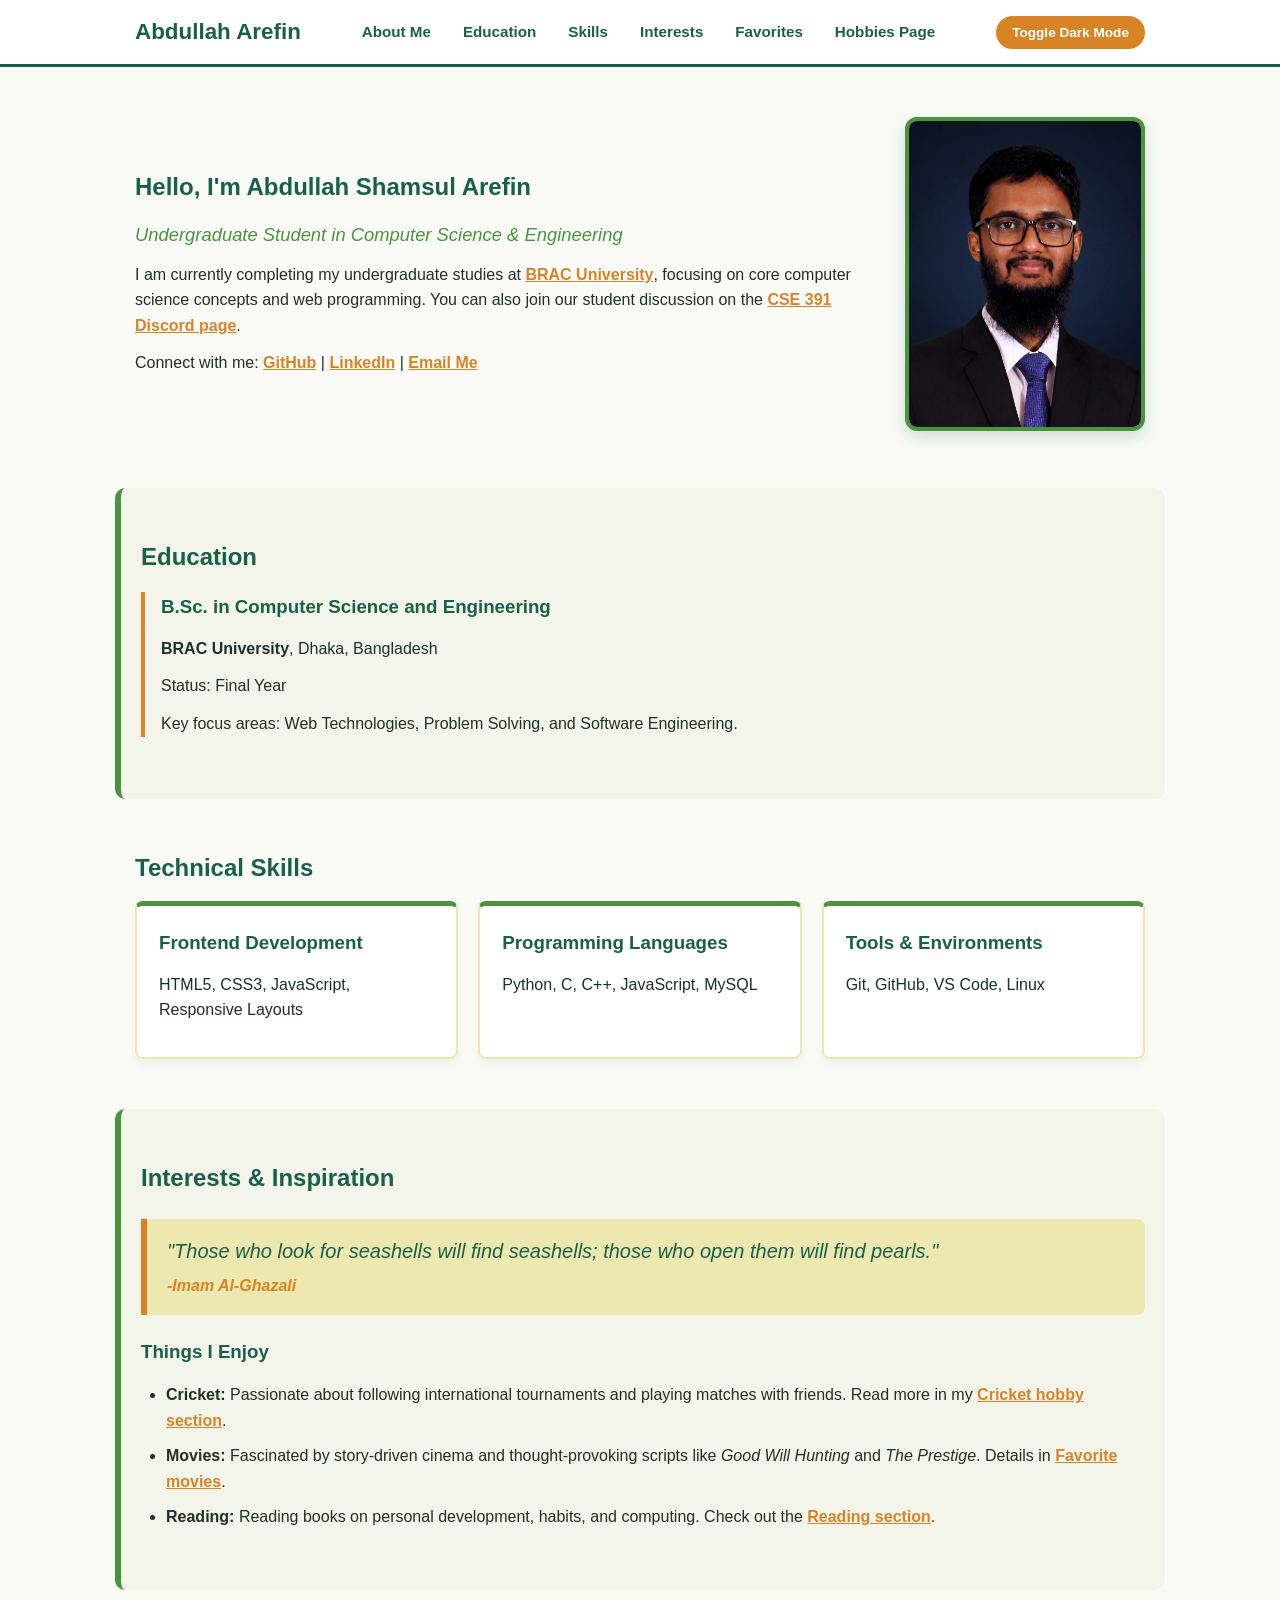
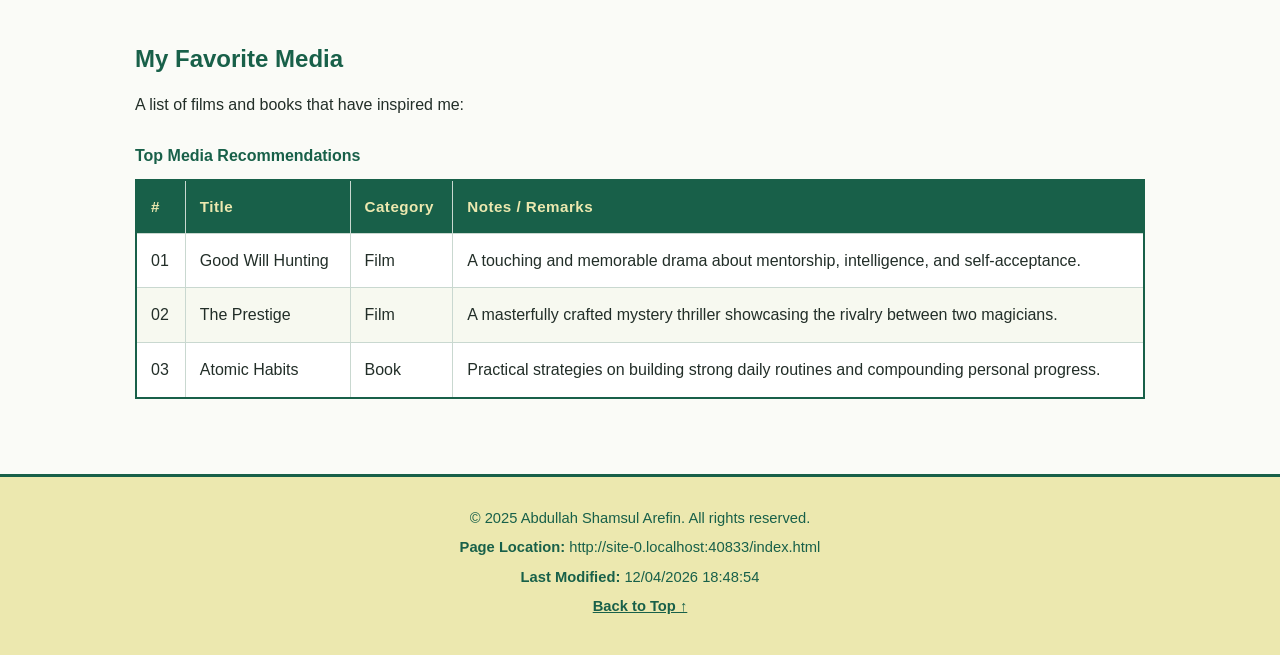
<file: index.html>
<!DOCTYPE html>
<html lang="en">

<head>
  <meta charset="UTF-8">
  <meta name="viewport" content="width=device-width, initial-scale=1.0">
  <title>Abdullah Shamsul Arefin - Personal Homepage</title>

  <!-- External CSS -->
  <link rel="stylesheet" href="css/styles.css">

  <!-- Internal CSS (Demonstrates Part 3 requirement) -->
  <style>
    .highlight-name {
      color: #186049;
      font-weight: bold;
    }

    .custom-subtext {
      font-style: italic;
    }
  </style>
</head>

<body>

  <!-- Navigation Bar (Horizontal Layout) -->
  <header>
    <nav class="navbar">
      <h2>Abdullah Arefin</h2>
      <ul class="nav-links">
        <li><a href="#about">About Me</a></li>
        <li><a href="#education">Education</a></li>
        <li><a href="#skills">Skills</a></li>
        <li><a href="#interests">Interests</a></li>
        <li><a href="#favorites">Favorites</a></li>
        <li><a href="pages/hobbies.html">Hobbies Page</a></li>
      </ul>
      <!-- Bonus: Dark Mode Toggle Button -->
      <button id="theme-btn" type="button">Toggle Dark Mode</button>
    </nav>
  </header>

  <main>
    <!-- About Section -->
    <section id="about" class="section">
      <div class="intro-container">
        <div class="intro-text">
          <h1>Hello, I'm <span class="highlight-name">Abdullah Shamsul Arefin</span></h1>
          <!-- Inline CSS (Demonstrates Part 3 requirement) -->
          <p class="custom-subtext" style="font-size: 1.15rem; color: #4A943E;">
            Undergraduate Student in Computer Science &amp; Engineering
          </p>
          <!-- Hyperlinks: One embedded in a sentence, BRAC University, Discord -->
          <p>
            I am currently completing my undergraduate studies at
            <a href="https://www.bracu.ac.bd/" target="_blank">BRAC University</a>,
            focusing on core computer science concepts and web programming. You can also join our student discussion on
            the
            <a href="https://discord.com/" target="_blank">CSE 391 Discord page</a>.
          </p>
          <p>
            Connect with me:
            <a href="https://github.com/abdullah-arefin" target="_blank">GitHub</a> |
            <a href="https://www.linkedin.com/in/abdullah-arefin" target="_blank">LinkedIn</a> |
            <a href="mailto:abdullah.shamsul.arefin@gmail.com">Email Me</a>
          </p>
        </div>

        <!-- Local Image (Part 3 Requirement) -->
        <div class="intro-image">
          <img src="assets/abdullah.jpeg" alt="Photograph of Abdullah Shamsul Arefin" class="profile-img">
        </div>
      </div>
    </section>

    <!-- Education Section -->
    <section id="education" class="section section-alt">
      <h2>Education</h2>
      <div class="education-block">
        <h3>B.Sc. in Computer Science and Engineering</h3>
        <p><strong>BRAC University</strong>, Dhaka, Bangladesh</p>
        <p>Status: Final Year</p>
        <p>Key focus areas: Web Technologies, Problem Solving, and Software Engineering.</p>
      </div>
    </section>

    <!-- Skills Section -->
    <section id="skills" class="section">
      <h2>Technical Skills</h2>
      <div class="skills-container">
        <div class="skill-box">
          <h3>Frontend Development</h3>
          <p>HTML5, CSS3, JavaScript, Responsive Layouts</p>
        </div>
        <div class="skill-box">
          <h3>Programming Languages</h3>
          <p>Python, C, C++, JavaScript, MySQL</p>
        </div>
        <div class="skill-box">
          <h3>Tools &amp; Environments</h3>
          <p>Git, GitHub, VS Code, Linux</p>
        </div>
      </div>
    </section>

    <!-- Interests & Favorite Quote Section -->
    <section id="interests" class="section section-alt">
      <h2>Interests &amp; Inspiration</h2>

      <!-- Favorite Quote (Part 2 Requirement) -->
      <div class="quote-box">
        <blockquote>
          "Those who look for seashells will find seashells; those who open them will find pearls."
        </blockquote>
        <cite>-Imam Al-Ghazali </cite>
      </div>

      <!-- Categorized List of Links (Part 1 & 2 Requirements) -->
      <h3>Things I Enjoy</h3>
      <ul class="styled-list">
        <li><strong>Cricket:</strong> Passionate about following international tournaments and playing matches with
          friends. Read more in my <a href="pages/hobbies.html#cricket">Cricket hobby section</a>.</li>
        <li><strong>Movies:</strong> Fascinated by story-driven cinema and thought-provoking scripts like <em>Good Will
            Hunting</em> and <em>The Prestige</em>. Details in <a href="pages/hobbies.html#movies">Favorite movies</a>.
        </li>
        <li><strong>Reading:</strong> Reading books on personal development, habits, and computing. Check out the <a
            href="pages/hobbies.html#reading">Reading section</a>.</li>
      </ul>
    </section>

    <!-- Favorites Table Section -->
    <section id="favorites" class="section">
      <h2>My Favorite Media</h2>
      <p>A list of films and books that have inspired me:</p>

      <!-- Structured Table with Rowspan and Colspan (Part 3 Requirement) -->
      <div class="table-container">
        <table>
          <caption>Top Media Recommendations</caption>
          <thead>
            <tr>
              <th>#</th>
              <th>Title</th>
              <th>Category</th>
              <th>Notes / Remarks</th>
            </tr>
          </thead>
          <tbody>
            <tr>
              <td>01</td>
              <td>Good Will Hunting</td>
              <td>Film</td>
              <td>A touching and memorable drama about mentorship, intelligence, and self-acceptance.</td>
            </tr>
            <tr>
              <td>02</td>
              <td>The Prestige</td>
              <td>Film</td>
              <td>A masterfully crafted mystery thriller showcasing the rivalry between two magicians.</td>
            </tr>
            <tr>
              <td>03</td>
              <td>Atomic Habits</td>
              <td>Book</td>
              <td>Practical strategies on building strong daily routines and compounding personal progress.</td>
            </tr>


          </tbody>
        </table>
      </div>


    </section>
  </main>

  <!-- Site Footer -->
  <footer>
    <div class="footer-content">
      <p>&copy; 2025 Abdullah Shamsul Arefin. All rights reserved.</p>
      <!-- JavaScript populated location and last modified date (Part 3 Requirement) -->
      <p><strong>Page Location:</strong> <span id="page-location"></span></p>
      <p><strong>Last Modified:</strong> <span id="last-modified"></span></p>
      <p><a href="#about">Back to Top ↑</a></p>
    </div>
  </footer>

  <script src="js/script.js"></script>
</body>

</html>
</file>
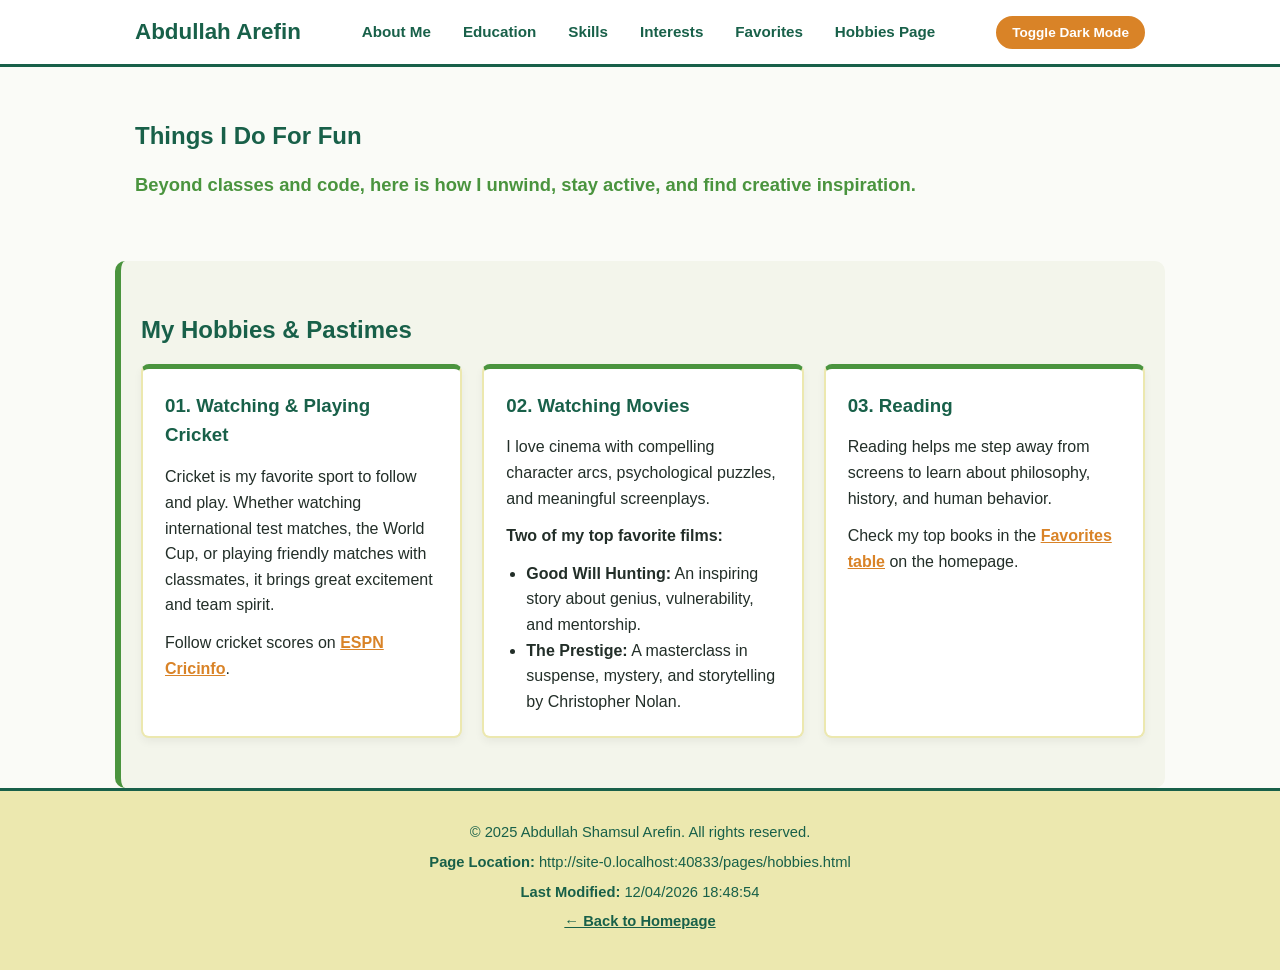
<file: pages/hobbies.html>
<!DOCTYPE html>
<html lang="en">
<head>
  <meta charset="UTF-8">
  <meta name="viewport" content="width=device-width, initial-scale=1.0">
  <title>Hobbies - Abdullah Shamsul Arefin</title>
  
  <!-- External Stylesheet -->
  <link rel="stylesheet" href="../css/styles.css">

  <!-- Internal CSS (demonstrates Part 3 requirement) -->
  <style>
    .hobby-list-sub {
      margin-top: 10px;
      padding-left: 20px;
    }
  </style>
</head>
<body>

  <!-- Navigation Bar -->
  <header>
    <nav class="navbar">
      <h2>Abdullah Arefin</h2>
      <ul class="nav-links">
        <li><a href="../index.html#about">About Me</a></li>
        <li><a href="../index.html#education">Education</a></li>
        <li><a href="../index.html#skills">Skills</a></li>
        <li><a href="../index.html#interests">Interests</a></li>
        <li><a href="../index.html#favorites">Favorites</a></li>
        <li><a href="hobbies.html">Hobbies Page</a></li>
      </ul>
      <button id="theme-btn" type="button">Toggle Dark Mode</button>
    </nav>
  </header>

  <main>
    <!-- Intro Section -->
    <section class="section">
      <h1>Things I Do For Fun</h1>
      <!-- Inline Style -->
      <p style="font-size: 1.15rem; color: #4A943E; font-weight: bold;">
        Beyond classes and code, here is how I unwind, stay active, and find creative inspiration.
      </p>
    </section>

    <!-- Hobbies Grid Section -->
    <section class="section section-alt">
      <h2>My Hobbies &amp; Pastimes</h2>
      
      <div class="skills-container">
        
        <!-- Cricket -->
        <article class="skill-box" id="cricket">
          <h3>01. Watching &amp; Playing Cricket</h3>
          <p>
            Cricket is my favorite sport to follow and play. Whether watching international test matches, the World Cup, or playing friendly matches with classmates, it brings great excitement and team spirit.
          </p>
          <p>Follow cricket scores on <a href="https://www.espncricinfo.com/" target="_blank">ESPN Cricinfo</a>.</p>
        </article>

        <!-- Movies -->
        <article class="skill-box" id="movies">
          <h3>02. Watching Movies</h3>
          <p>
            I love cinema with compelling character arcs, psychological puzzles, and meaningful screenplays.
          </p>
          <p><strong>Two of my top favorite films:</strong></p>
          <ul class="hobby-list-sub">
            <li><strong>Good Will Hunting:</strong> An inspiring story about genius, vulnerability, and mentorship.</li>
            <li><strong>The Prestige:</strong> A masterclass in suspense, mystery, and storytelling by Christopher Nolan.</li>
          </ul>
        </article>



        <!-- Reading -->
        <article class="skill-box" id="reading">
          <h3>03. Reading</h3>
          <p>
            Reading helps me step away from screens to learn about philosophy, history, and human behavior.
          </p>
          <p>Check my top books in the <a href="../index.html#favorites">Favorites table</a> on the homepage.</p>
        </article>

      </div>
    </section>
  </main>

  <!-- Site Footer -->
  <footer>
    <div class="footer-content">
      <p>&copy; 2025 Abdullah Shamsul Arefin. All rights reserved.</p>
      <p><strong>Page Location:</strong> <span id="page-location"></span></p>
      <p><strong>Last Modified:</strong> <span id="last-modified"></span></p>
      <p><a href="../index.html">← Back to Homepage</a></p>
    </div>
  </footer>

  <script src="../js/script.js"></script>
</body>
</html>
</file>
<file: css/styles.css>
/* =========================================
   1. Basic Reset & Color Palette
   Palette:
     - Warm Orange : #D98327
     - Soft Cream  : #ECE8AF
     - Grass Green : #4A943E
     - Deep Green  : #186049
   ========================================= */
* {
  box-sizing: border-box;
  margin: 0;
  padding: 0;
}

body {
  font-family: Arial, sans-serif;
  line-height: 1.6;
  background-color: #fafbf7;
  color: #222e28;
  transition: background-color 0.3s, color 0.3s;
}

/* =========================================
   2. Bonus: Dark Mode Theme
   ========================================= */
body.dark-mode {
  background-color: #121f19;
  color: #ECE8AF;
}

body.dark-mode header,
body.dark-mode .section-alt,
body.dark-mode footer,
body.dark-mode .skill-box,
body.dark-mode table {
  background-color: #1b2e26;
  color: #ECE8AF;
  border-color: #4A943E;
}

body.dark-mode .nav-links a {
  color: #ECE8AF;
}

body.dark-mode .nav-links a:hover {
  background-color: #D98327;
  color: #ffffff;
}

body.dark-mode tbody tr:nth-child(even) {
  background-color: #243d32;
}

body.dark-mode tbody tr:hover {
  background-color: #2f4e41;
}

body.dark-mode a {
  color: #e59d4c;
}

/* =========================================
   3. Header & Horizontal Navigation
   ========================================= */
header {
  background-color: #ffffff;
  border-bottom: 3px solid #186049;
  position: sticky;
  top: 0;
  z-index: 100;
}

.navbar {
  max-width: 1050px;
  margin: 0 auto;
  padding: 14px 20px;
  display: flex;
  justify-content: space-between;
  align-items: center;
  gap: 15px;
}

.navbar h2 {
  color: #186049;
  font-size: 1.4rem;
  margin-bottom: 0;
}

/* Horizontal section links */
.nav-links {
  list-style: none;
  display: flex;
  flex-direction: row;
  align-items: center;
  gap: 8px;
}

.nav-links li {
  display: inline-block;
}

.nav-links a {
  display: inline-block;
  text-decoration: none;
  color: #186049;
  font-weight: bold;
  font-size: 0.95rem;
  padding: 6px 12px;
  border-radius: 4px;
  transition: background-color 0.2s, color 0.2s;
}

.nav-links a:hover {
  background-color: #4A943E;
  color: #ffffff;
}

#theme-btn {
  padding: 7px 14px;
  cursor: pointer;
  border: 2px solid #D98327;
  border-radius: 20px;
  background-color: #D98327;
  color: #ffffff;
  font-weight: bold;
  font-size: 0.85rem;
  transition: transform 0.2s, opacity 0.2s;
}

#theme-btn:hover {
  opacity: 0.9;
  transform: scale(1.03);
}

/* =========================================
   4. Sections & Content Layout
   ========================================= */
.section {
  max-width: 1050px;
  margin: 0 auto;
  padding: 50px 20px;
}

.section-alt {
  background-color: #f3f5eb;
  border-radius: 10px;
  border-left: 6px solid #4A943E;
}

h1, h2, h3 {
  color: #186049;
  margin-bottom: 14px;
}

body.dark-mode h1,
body.dark-mode h2,
body.dark-mode h3 {
  color: #ECE8AF;
}

p {
  margin-bottom: 12px;
}

a {
  color: #D98327;
  font-weight: bold;
}

a:hover {
  color: #186049;
}

/* Intro Hero layout */
.intro-container {
  display: flex;
  align-items: center;
  justify-content: space-between;
  gap: 35px;
  flex-wrap: wrap;
}

.intro-text {
  flex: 1 1 500px;
}

.intro-image {
  flex: 0 1 240px;
}

.profile-img {
  width: 100%;
  max-width: 240px;
  border-radius: 12px;
  border: 4px solid #4A943E;
  box-shadow: 0 6px 16px rgba(24, 96, 73, 0.2);
}

/* Education block */
.education-block {
  border-left: 4px solid #D98327;
  padding-left: 16px;
  margin-top: 15px;
}

/* Technical skills cards */
.skills-container {
  display: flex;
  gap: 20px;
  flex-wrap: wrap;
}

.skill-box {
  flex: 1 1 280px;
  background-color: #ffffff;
  padding: 22px;
  border: 2px solid #ECE8AF;
  border-top: 5px solid #4A943E;
  border-radius: 8px;
  box-shadow: 0 4px 8px rgba(0, 0, 0, 0.05);
}

/* Quote styling */
.quote-box {
  border-left: 6px solid #D98327;
  background-color: #ECE8AF;
  color: #186049;
  padding: 16px 20px;
  margin: 22px 0;
  border-radius: 0 8px 8px 0;
}

blockquote {
  font-size: 1.25rem;
  font-style: italic;
  font-weight: 500;
  margin-bottom: 6px;
}

cite {
  font-weight: bold;
  color: #D98327;
}

/* Styled categorized list */
.styled-list {
  margin: 15px 0 0 25px;
}

.styled-list li {
  margin-bottom: 10px;
}

/* =========================================
   5. Table Styling (Part 3 Requirements)
   ========================================= */
.table-container {
  overflow-x: auto;
  margin: 25px 0;
}

table {
  width: 100%;
  border-collapse: collapse;
  background-color: #ffffff;
  border: 2px solid #186049;
}

caption {
  font-weight: bold;
  color: #186049;
  margin-bottom: 10px;
  text-align: left;
}

body.dark-mode caption {
  color: #ECE8AF;
}

th, td {
  border: 1px solid #c9d8d0;
  padding: 14px;
  text-align: left;
  vertical-align: top;
}

th {
  background-color: #186049;
  color: #ECE8AF;
  font-size: 0.95rem;
  letter-spacing: 0.03em;
}

/* Striped rows using cream tint */
tbody tr:nth-child(even) {
  background-color: #f7f9f0;
}

/* Hover effect */
tbody tr:hover {
  background-color: #ECE8AF;
  color: #186049;
  transition: background-color 0.2s ease;
}

/* Remote web image */
.web-image-box {
  margin-top: 35px;
}

.web-img {
  max-width: 100%;
  height: auto;
  border-radius: 8px;
  border: 3px solid #186049;
}

.caption {
  font-size: 0.85rem;
  color: #66756e;
  margin-top: 8px;
}

/* =========================================
   6. Footer
   ========================================= */
footer {
  border-top: 3px solid #186049;
  background-color: #ECE8AF;
  color: #186049;
  padding: 30px 20px;
  text-align: center;
  font-size: 0.92rem;
}

.footer-content p {
  margin-bottom: 6px;
}

footer a {
  color: #186049;
  text-decoration: underline;
}

/* =========================================
   7. Responsive adjustments
   ========================================= */
@media (max-width: 768px) {
  .navbar {
    flex-direction: column;
    align-items: center;
    text-align: center;
  }

  .nav-links {
    flex-wrap: wrap;
    justify-content: center;
  }

  .intro-container {
    flex-direction: column;
    text-align: center;
  }

  .intro-image {
    order: -1;
  }
}
</file>
